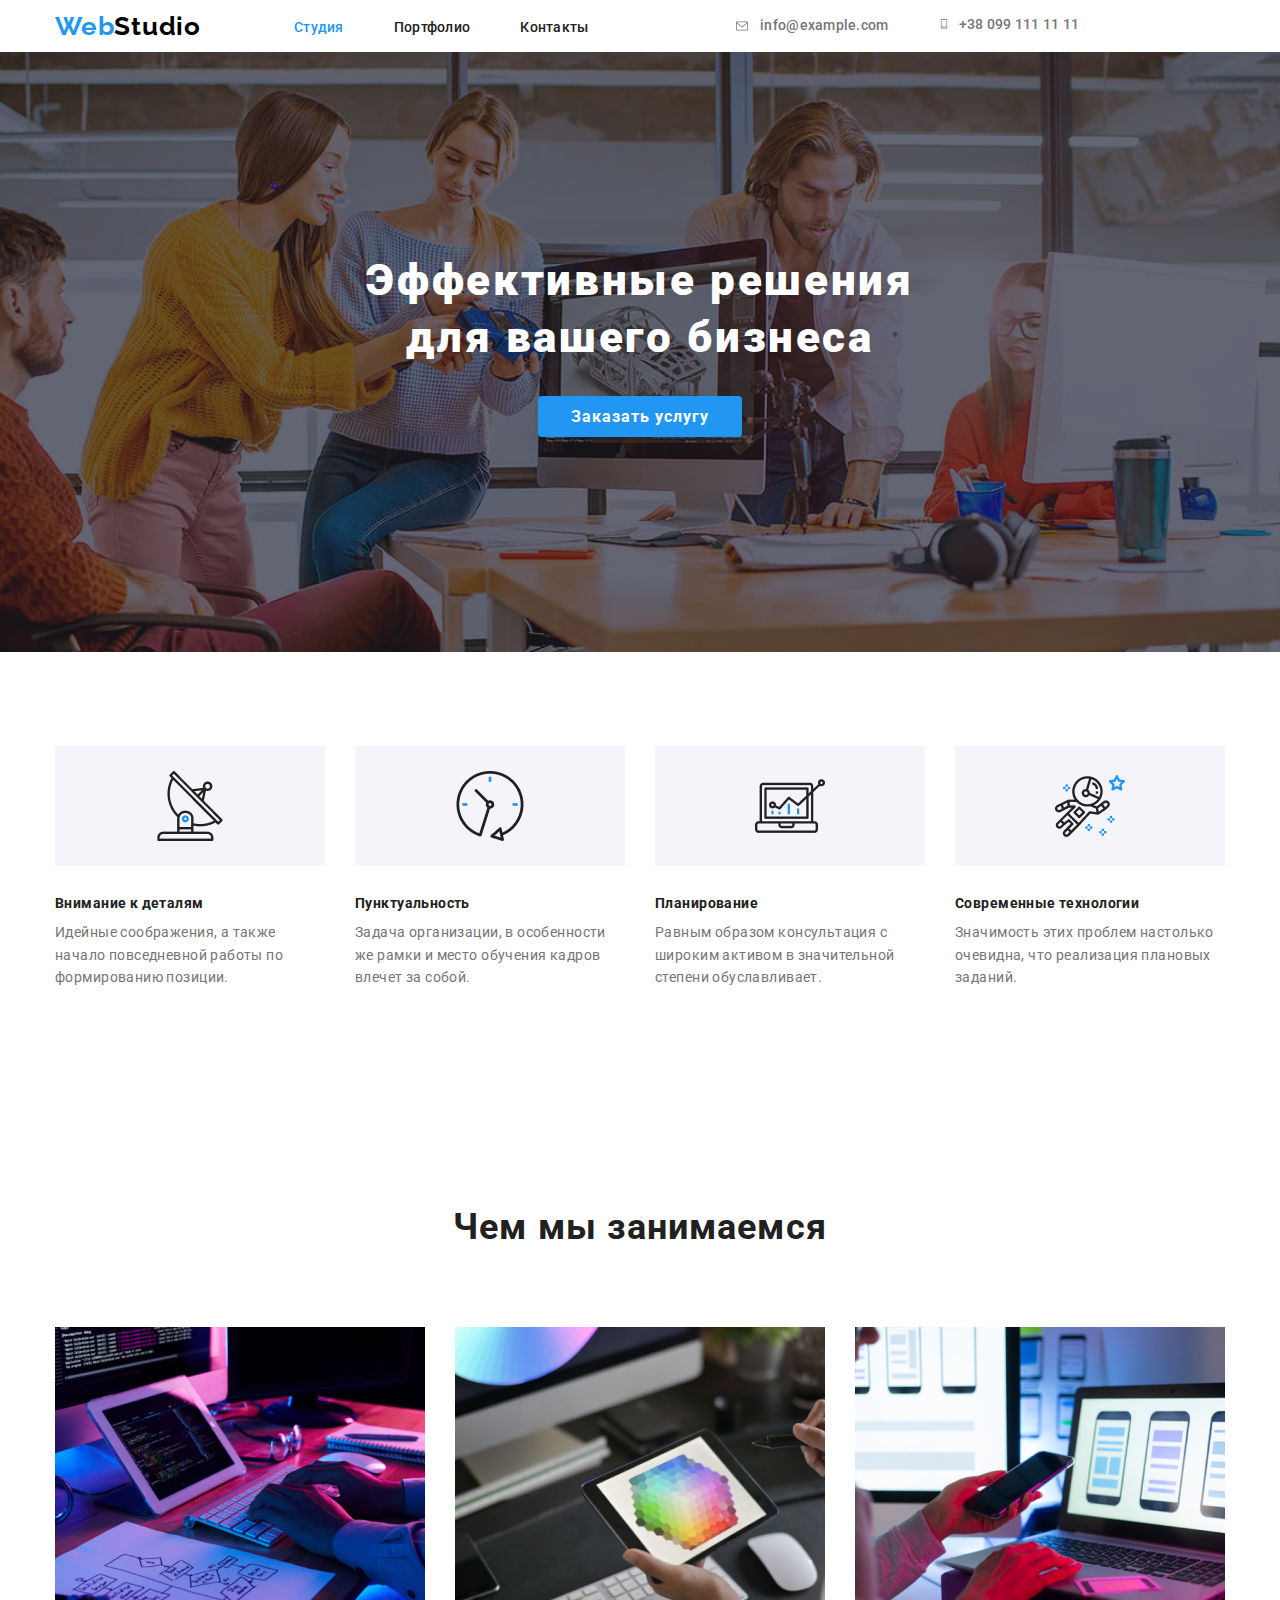
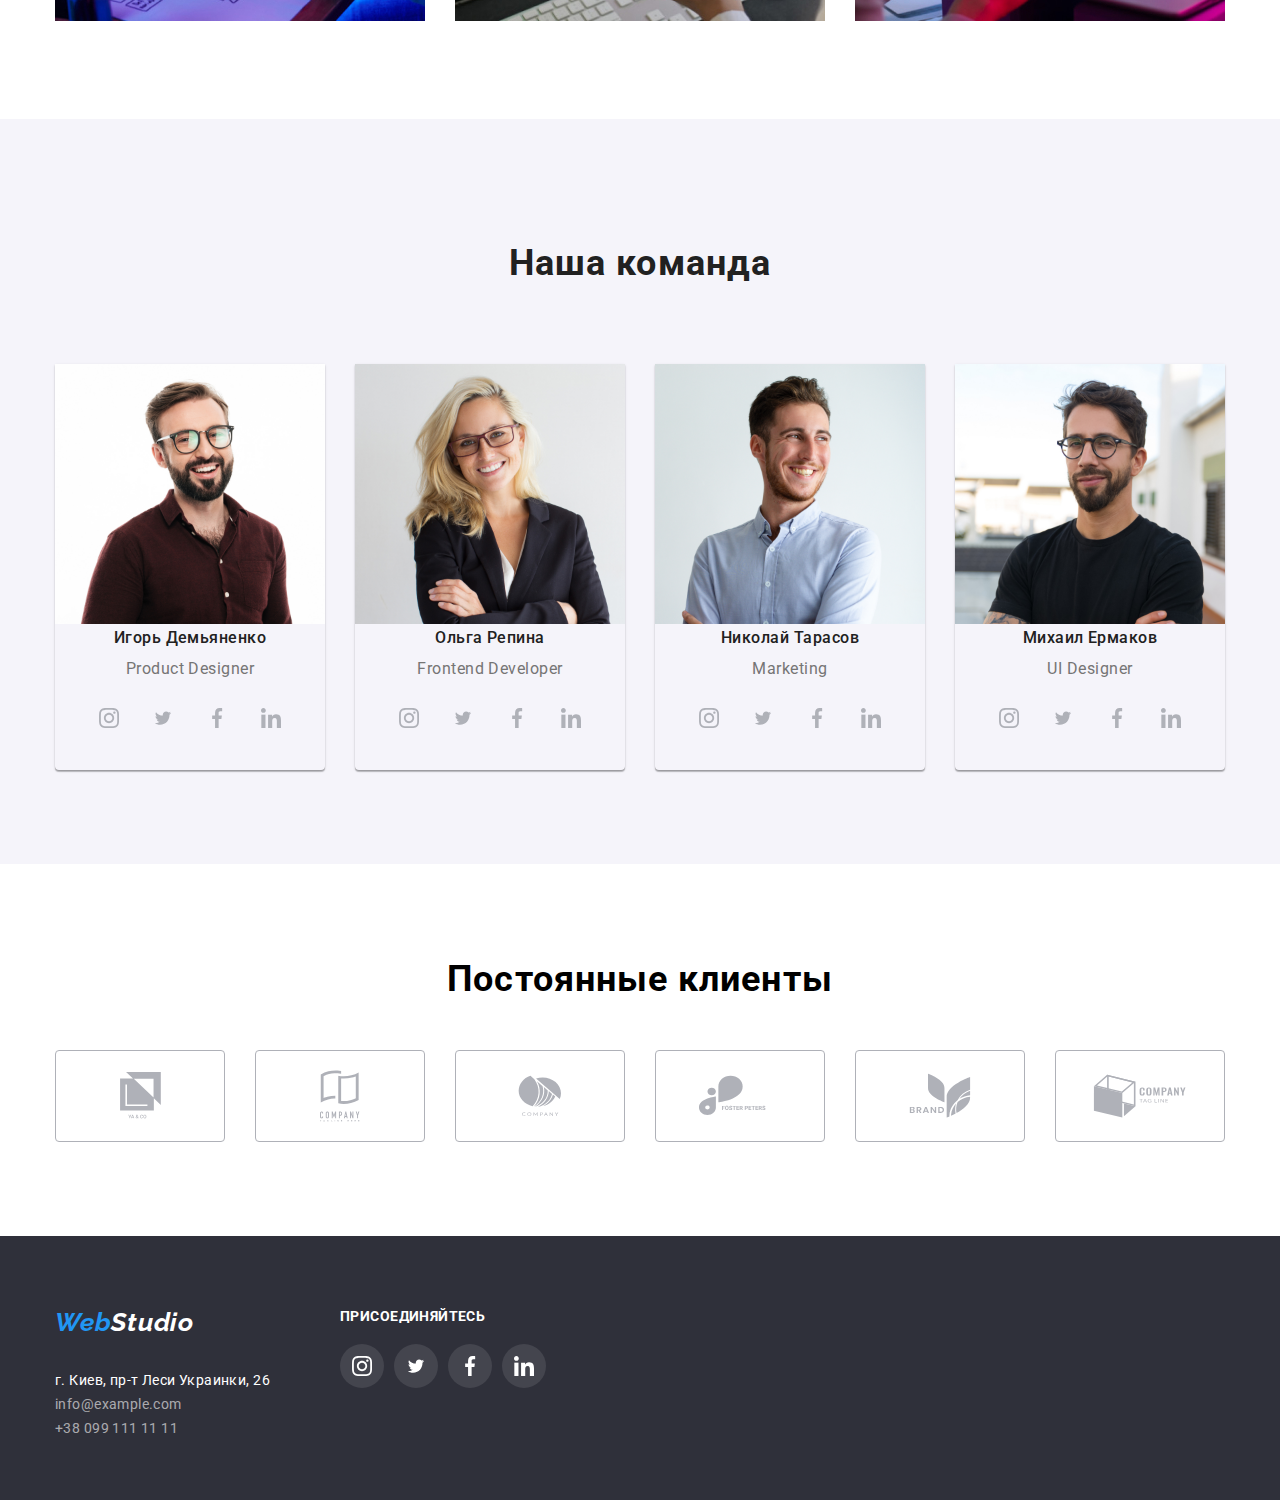
<file: index.html>
<!DOCTYPE html>
<html lang="en">
<head>
  <meta charset="UTF-8">
  <meta http-equiv="X-UA-Compatible" content="IE=edge">
  <meta name="viewport" content="width=device-width, initial-scale=1.0">
  <title>Document</title>
  <link rel="preconnect" href="https://fonts.googleapis.com">
  <link rel="preconnect" href="https://fonts.gstatic.com" crossorigin>
  <link href="https://fonts.googleapis.com/css2?family=Raleway:wght@700&family=Roboto:wght@400;500;700;900&display=swap"
    rel="stylesheet">
    <link rel="stylesheet" href="https://yarnpkg.com/en/package/normalize.css">
  <link rel="stylesheet" href="./css/styles.css">
</head>
<body>
    <!-- open header -->
  <header>
     <div class="container-header"> 
      <nav class="nav-header">
        <a href="index.html" class="logo"><span class="logo-accent">Web</span>Studio</a>
        <ul class="site-nav list">
          <li class="item"><a href="./index.html" class="link current">Студия</a></li>
          <li class="item"><a href="./portfolio.html" class="link">Портфолио</a></li>
          <li class="item"><a href="#" class="link">Контакты</a></li>
        </ul>
        <ul class="site-cont list">
          <li class="item">
            <a href="mailto:info@example.com" class="link">
              <svg class="icon mail">
                <use href="./images/symbol-defs.svg#icon-mail"></use>
              </svg>info@example.com
            </a>
          </li>
          <li class="item">
            <a href="tel:+380991111111" class="link">
              <svg class="icon phone">
                <use href="./images/symbol-defs.svg#icon-phone"></use>
              </svg>+38 099 111 11 11
            </a>
          </li>
        </ul>
      </nav>
    </div>  
  </header>
   <!-- close header -->
   
   <!-- open main -->
   <main>
     <section class="hero">
       <div class="bg-hero">
         <h1 class="hero-title">Эффективные решения<br> для вашего бизнеса</h1>
         <button type="button" class="button order">Заказать услугу</button>
       </div>
     </section>
    <section class="section">
       <div class="container"> 
        <ul class="about-list list">
          <li class="item one">
            <h3 class="title">Внимание к деталям</h3>
            <p class="description">Идейные соображения, а также начало повседневной работы по формированию позиции.</p>
          </li>
          <li class="item two">
            <h3 class="title">Пунктуальность</h3>
            <p class="description">Задача организации, в особенности же рамки и место обучения кадров влечет за собой.</p>
          </li>
          <li class="item three">
            <h3 class="title">Планирование</h3>
            <p class="description">Равным образом консультация с широким активом в значительной степени обуславливает.</p>
          </li>
          <li class="item four">
            <h3 class="title">Современные технологии</h3>
            <p class="description">Значимость этих проблем настолько очевидна, что реализация плановых заданий.</p>
          </li>
          </ul>
        </div> 
        <div class="container"> 
          <h2 class="title-center">Чем мы занимаемся</h2>
          <ul class="work-list list">
            <li class="item"><a href="#"><img src="./images/img1.jpg" width="370" alt="desktop" class="link"></a></li>
            <li class="item"><a href="#"><img src="./images/img2.jpg" width="370" alt="smartphone" class="link"></a></li>
            <li class="item"><a href="#"><img src="./images/img3.jpg" width="370" alt="tablet" class="link"></a></li>
          </ul>
           </div> 
        </section>
        <section class="section-team">
          <div class="container"> 
            <h2 class="title-center">Наша команда</h2>
            <ul class="team list">
              <li class="item">            
                  <img src="./images/p1.jpg" width="270" alt="man1">
                  <h3 class="title">Игорь Демьяненко</h3>
                  <p class="description">Product Designer</p>
                  <ul class="list-icon">
                    <li class="icon">
                        <svg width="20" height="20">
                          <use href="./images/symbol-defs.svg#icon-instagram"></use>
                        </svg> 
                    </li>
                    <li class="icon">                    
                        <svg width="20" height="16.25">
                          <use href="./images/symbol-defs.svg#icon-twitter"></use>
                        </svg>                 
                    </li>
                    <li class="icon">                     
                        <svg width="20" height="20">
                          <use href="./images/symbol-defs.svg#icon-facebook"></use>
                        </svg>                  
                    </li>
                    <li class="icon">                    
                        <svg width="20" height="20">
                          <use href="./images/symbol-defs.svg#icon-linkedin"></use>
                        </svg>                     
                    </li>
                  </ul>                
              </li>
              <li class="item">                
                  <img src="./images/p2.jpg" width="270" alt="gerl">
                  <h3 class="title">Ольга Репина</h3>
                  <p class="description">Frontend Developer</p>
                  <ul class="list-icon">
                    <li class="icon">
                      <svg width="20" height="20">
                        <use href="./images/symbol-defs.svg#icon-instagram"></use>
                      </svg>
                    </li>
                    <li class="icon">
                      <svg width="20" height="16.25">
                        <use href="./images/symbol-defs.svg#icon-twitter"></use>
                      </svg>
                    </li>
                    <li class="icon">
                      <svg width="20" height="20">
                        <use href="./images/symbol-defs.svg#icon-facebook"></use>
                      </svg>
                    </li>
                    <li class="icon">
                      <svg width="20" height="20">
                        <use href="./images/symbol-defs.svg#icon-linkedin"></use>
                      </svg>
                    </li>
                  </ul>              
              </li>
              <li class="item">    
                  <img src="./images/p3.jpg" width="270" alt="man2">
                  <h3 class="title">Николай Тарасов</h3>
                  <p class="description">Marketing</p>
                <ul class="list-icon">
                  <li class="icon">
                    <svg width="20" height="20">
                      <use href="./images/symbol-defs.svg#icon-instagram"></use>
                    </svg>
                  </li>
                  <li class="icon">
                    <svg width="20" height="16.25">
                      <use href="./images/symbol-defs.svg#icon-twitter"></use>
                    </svg>
                  </li>
                  <li class="icon">
                    <svg width="20" height="20">
                      <use href="./images/symbol-defs.svg#icon-facebook"></use>
                    </svg>
                  </li>
                  <li class="icon">
                    <svg width="20" height="20">
                      <use href="./images/symbol-defs.svg#icon-linkedin"></use>
                    </svg>
                  </li>
                </ul>              
              </li>
              <li class="item">              
                  <img src="./images/p4.jpg" width="270" alt="man3">
                  <h3 class="title">Михаил Ермаков</h3>
                  <p class="description">UI Designer</p>
                  <ul class="list-icon">
                    <li class="icon">
                      <svg width="20" height="20">
                        <use href="./images/symbol-defs.svg#icon-instagram"></use>
                      </svg>
                    </li>
                    <li class="icon">
                      <svg width="20" height="16.25">
                        <use href="./images/symbol-defs.svg#icon-twitter"></use>
                      </svg>
                    </li>
                    <li class="icon">
                      <svg width="20" height="20">
                        <use href="./images/symbol-defs.svg#icon-facebook"></use>
                      </svg>
                    </li>
                    <li class="icon">
                      <svg width="20" height="20">
                        <use href="./images/symbol-defs.svg#icon-linkedin"></use>
                      </svg>
                    </li>
                  </ul>              
              </li>
            </ul>
          </div> 
        </section>
        <section>
          <div class="container">
            <h2 class="title-clients">Постоянные клиенты</h2>
            <ul class="list clients">
              <li class="item">
                <svg width="41" height="46.7">
                  <use href="./images/sprite.svg#icon-group"></use>
                </svg>
              </li>
              <li class="item">
                <svg width="40" height="52">
                  <use href="./images/sprite.svg#icon-group-1"></use>
                </svg>
              </li>
              <li class="item">
                <svg width="43.46" height="41.18">
                  <use href="./images/sprite.svg#icon-group-2"></use>
                </svg>
              </li>
              <li class="item">
                <svg width="84.44" height="40.62">
                  <use href="./images/sprite.svg#icon-group-3"></use>
                </svg>
              </li>
              <li class="item">
                <svg width="62.54" height="45.3">
                  <use href="./images/sprite.svg#icon-group-4"></use>
                </svg>
              </li>
              <li class="item">
                <svg width="93.79" height="43.93">
                  <use href="./images/sprite.svg#icon-group-5"></use>
                </svg>
              </li>
            </ul>
          </div>
        </section>
      </div> 
    </main>
   <!-- close main -->
  
   <!-- open footer -->
  <footer class="footer">
    <address>
      <div class="container adress"> 
        <div class="contact-footer">
          <a href="index.html" class="logo-footer"><span class="logo-web">Web</span>Studio</a>
          <ul class="list">
            <li>г. Киев, пр-т Леси Украинки, 26</li>
            <li><a href="mailto:info@example.com" class="link">info@example.com</a></li>
            <li><a href="tel:+380991111111" class="link">+38 099 111 11 11</a></li>
          </ul>
        </div>
        <div clas="social-footer">
          <div class="join">Присоединяйтесь</div>
          <ul class="list-icon social">
            <li class="icon">
              <svg width="20" height="20">
                <use href="./images/symbol-defs.svg#icon-instagram"></use>
              </svg>
            </li>
            <li class="icon">
              <svg width="20" height="16.25">
                <use href="./images/symbol-defs.svg#icon-twitter"></use>
              </svg>
            </li>
            <li class="icon">
              <svg width="20" height="20">
                <use href="./images/symbol-defs.svg#icon-facebook"></use>
              </svg>
            </li>
            <li class="icon">
              <svg width="20" height="20">
                <use href="./images/symbol-defs.svg#icon-linkedin"></use>
              </svg>
            </li>
          </ul>
        </div>
    </div> 
    </address>
  </footer>
   <!-- close footer -->
</body>
</html>
</file>
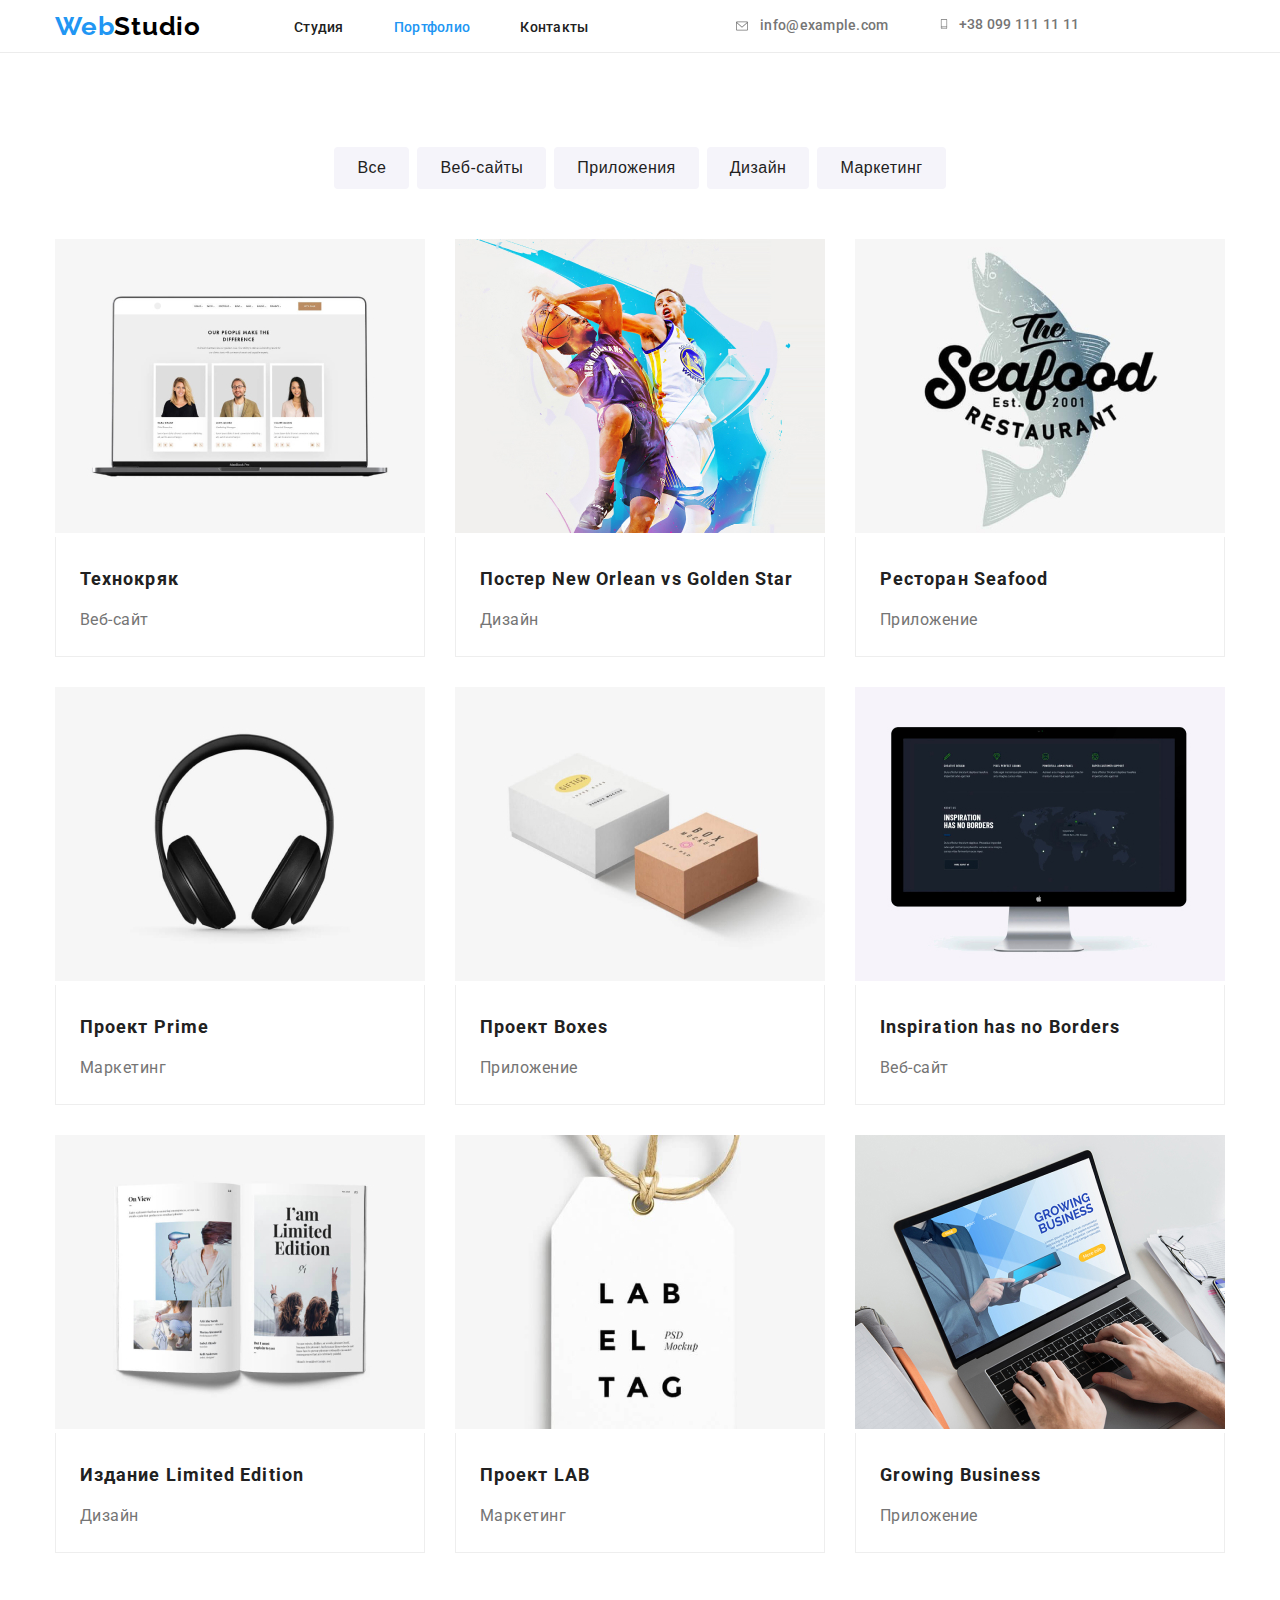
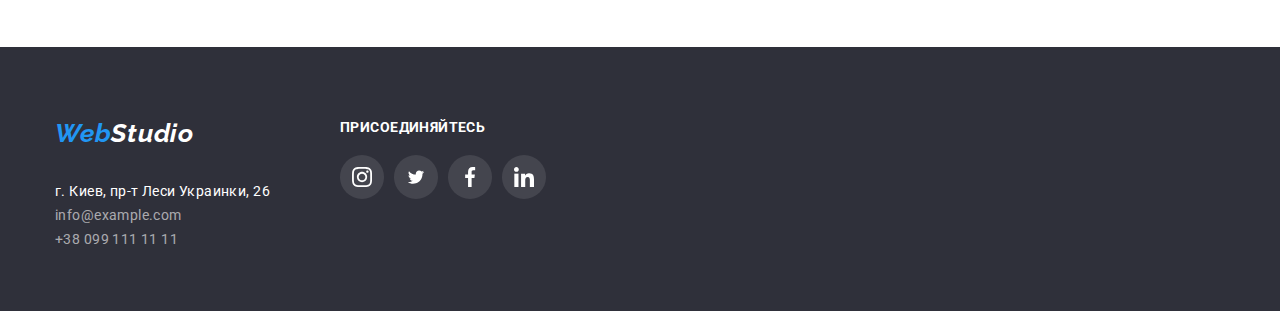
<file: portfolio.html>
<!DOCTYPE html>
<html lang="en">
<head>
  <meta charset="UTF-8">
  <meta http-equiv="X-UA-Compatible" content="IE=edge">
  <meta name="viewport" content="width=device-width, initial-scale=1.0">
  <title>Document</title>
  <link rel="preconnect" href="https://fonts.googleapis.com">
  <link rel="preconnect" href="https://fonts.gstatic.com" crossorigin>
  <link href="https://fonts.googleapis.com/css2?family=Raleway:wght@700&family=Roboto:wght@400;500;700;900&display=swap"
    rel="stylesheet">
  <link rel="stylesheet" href="https://yarnpkg.com/en/package/normalize.css">
  <link rel="stylesheet" href="./css/styles.css">
  </head>
  <body>
    <header class="header">
      <div class="container-header">
        <nav class="nav-header">
          <a href="index.html" class="logo"><span class="logo-accent">Web</span>Studio</a>
          <ul class="site-nav list">
            <li class="item"><a href="./index.html" class="link">Студия</a></li>
            <li class="item"><a href="./portfolio.html" class="link current" class="link">Портфолио</a></li>
            <li class="item"><a href="#" class="link">Контакты</a></li>
          </ul>
          <ul class="site-cont list">
            <li class="item">
              <a href="mailto:info@example.com" class="link">
                <svg class="icon mail">
                  <use href="./images/symbol-defs.svg#icon-mail"></use>
                </svg>info@example.com
              </a>
            </li>
            <li class="item">
              <a href="tel:+380991111111" class="link">
                <svg class="icon phone">
                  <use href="./images/symbol-defs.svg#icon-phone"></use>
                </svg>+38 099 111 11 11
              </a>
            </li>
          </ul>
          </nav>
          </div>
          </header>
    <main>
      <section class="section">
         <div class="container"> 
          <ul class="filter list">
            <li class="item"><button type="button" class="button secondary">Все</button></li>
            <li class="item"><button type="button" class="button primary">Веб-сайты</button></li>
            <li class="item"><button type="button" class="button primary">Приложения</button></li>
            <li class="item"><button type="button" class="button primary">Дизайн</button></liu>
            <li class="item"><button type="button" class="button primary">Маркетинг</button></li>
          </ul>
          <ul class="work-filter list">
            <a href="#" class="link">
              <li class="item"><img src="./images/1.jpg" alt="tehnokryak" width="370">
                <div class="td">
                  <h3 class="title">Технокряк</h3>
                  <p class="desription">Веб-сайт</p>
                </div>
              </li>
            </a>
            <a href="#" class="link"> 
              <li class="item"><img src="./images/2.jpg" alt="poster" width="370">
                <div class="td">
                  <h3 class="title">Постер New Orlean vs Golden Star</h3>
                  <p class="desription">Дизайн</p>
                </div>
              </li>
            </a>
            <a href="#" class="link">
              <li class="item"><img src="./images/3.jpg" alt="restourant" width="370">
                <div class="td">
                  <h3 class="title">Ресторан Seafood</h3>
                  <p class="desription">Приложение</p>
                </div>
              </li>
            </a>
            <a href="#" class="link">
              <li class="item"><img src="./images/4.jpg" alt="prime" width="370">
                <div class="td">
                  <h3 class="title">Проект Prime</h3>
                  <p class="desription">Маркетинг</p>
                </div>
              </li>
            </a>
            <a href="#" class="link">
              <li class="item"><img src="./images/5.jpg" alt="boxes" width="370">
                <div class="td">
                  <h3 class="title">Проект Boxes</h3>
                  <p class="desription">Приложение</p>
                </div>
              </li>
            </a>
            <a href="#" class="link">
              <li class="item"><img src="./images/6.jpg" alt="borders" width="370">
                <div class="td">
                  <h3 class="title">Inspiration has no Borders</h3>
                  <p class="desription">Веб-сайт</p>
                </div>
              </li>
            </a>
            <a href="#" class="link">
              <li class="item"><img src="./images/7.jpg" alt="limited edition" width="370" >
                <div class="td">
                  <h3 class="title">Издание Limited Edition</h3>
                  <p class="desription">Дизайн</p>
                </div>
              </li>
            </a>
            <a href="#" class="link">
              <li class="item"><img src="./images/8.jpg" alt="lab" width="370">
                <div class="td">
                  <h3 class="title">Проект LAB</h3>
                  <p class="desription">Маркетинг</p>
                </div>
              </li>
            </a>
            <a href="#" class="link">
              <li class="item"><img src="./images/9.jpg" alt="business" width="370">
                <div class="td">
                  <h3 class="title">Growing Business</h3>
                  <p class="desription">Приложение</p>
                </div>
              </li>
            </a>
          </ul>
         </div> 
      </section>
    </main>
    <!-- open footer -->
    <footer class="footer">
      <address>
        <div class="container adress">
          <div class="contact-footer">
            <a href="index.html" class="logo-footer"><span class="logo-web">Web</span>Studio</a>
            <ul class="list">
              <li>г. Киев, пр-т Леси Украинки, 26</li>
              <li><a href="mailto:info@example.com" class="link">info@example.com</a></li>
              <li><a href="tel:+380991111111" class="link">+38 099 111 11 11</a></li>
            </ul>
          </div>
          <div clas="social-footer">
            <div class="join">Присоединяйтесь</div>
            <ul class="list-icon social">
              <li class="icon">
                <svg width="20" height="20">
                  <use href="./images/symbol-defs.svg#icon-instagram"></use>
                </svg>
              </li>
              <li class="icon">
                <svg width="20" height="16.25">
                  <use href="./images/symbol-defs.svg#icon-twitter"></use>
                </svg>
              </li>
              <li class="icon">
                <svg width="20" height="20">
                  <use href="./images/symbol-defs.svg#icon-facebook"></use>
                </svg>
              </li>
              <li class="icon">
                <svg width="20" height="20">
                  <use href="./images/symbol-defs.svg#icon-linkedin"></use>
                </svg>
              </li>
            </ul>
          </div>
        </div>
      </address>
    </footer>
    <!-- close footer -->
  </body>   
</html>
</file>
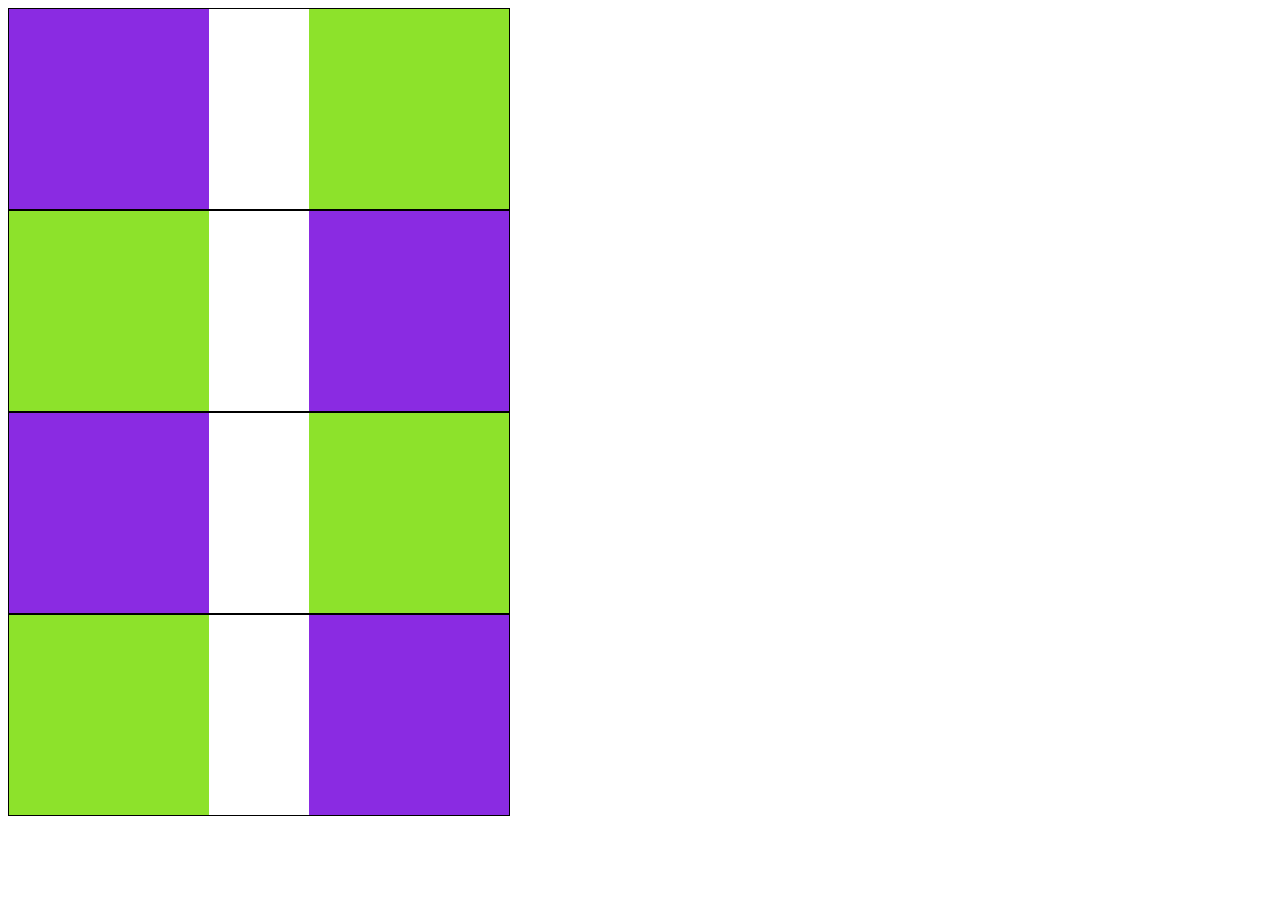
<file: css/pr.html>
<!DOCTYPE html>
<html lang="en">
<head>
    <meta charset="UTF-8">
    <meta http-equiv="X-UA-Compatible" content="IE=edge">
    <meta name="viewport" content="width=device-width, initial-scale=1.0">
    <title>Document</title>
</head>
<body>
    <style>
         
.wrapper{
    display:flex;
    width: 500px;
    background-color: rgb(255, 255, 255);
    border: 1px solid black;
    
}
.cont{
    width: 200px;
    height: 200px;
    background-color: blueviolet;
}
.conter{
    width: 200px;
    height: 200px;
    background-color: rgb(141, 226, 43);
}

.wrapper:nth-child(2n){
    flex-direction: row-reverse;
}


.main .wrapper:nth-child(2n+1) .cont{
margin-right: 100px;
}
.main .wrapper:nth-child(2n) .cont{
margin-left: 100px;
}

         
    </style>
    <div class="main">
    <div class="wrapper">
        <div class="cont"></div>
        <div class="conter"></div>
    </div>
    <div class="wrapper">
        <div class="cont"></div>
        <div class="conter"></div>
    </div>
    <div class="wrapper">
        <div class="cont"></div>
        <div class="conter"></div>
    </div>
    <div class="wrapper">
        <div class="cont"></div>
        <div class="conter"></div>
    </div>
    </div>
</body>
</html>
</file>
<file: css/styles.css>
/*цвет основного текста #212121 
вторичный цвет #757575
белый #FFFFFF
акцент #2196F3
цвет адресса футер почта, телефон color: rgba(255, 255, 255, 0.6);
лого хадр #2196F3 #000000
лого футер #2196F3  #000000
*/

/* цвет фона
основной #E5E5E5
вторичный #F5F4FA
*/



html{
    box-sizing: border-box;
}

*,
*::before,
*::after{
    box-sizing: inherit;
}

:root{
    --primary-text-color:#212121;
    --second-text-color:#757575;
    --accent-color:#2196F3;
    --white:#ffffff;
    --primary-button-color:#212121;
    --bg-primary-color:#F5F4FA;
    --secondary-color:#FFFFFF;
    --bg-secondary-color:#2196F3;
    --bg-buttom-color:#2196F3;
    --logo-color:#2196F3;
    --logo-total-color:#000000;
    --border-work:#EEEEEE;
    --border-header:#ECECEC;
    --bg-hero:#c4c4c4;
    --color-icon:#afb1b8;
}

body{
    background-color:var(--white);
    font-family: Roboto, sans-serif;
    margin: 0 auto;
}
.list{
    list-style: none;
    padding: 0;
    margin: 0;
}

.link{
    text-decoration: none;
}

.header{
    border-bottom:1px solid var(--border-header);
}

/* logo */

.logo{
    color: var(--logo-total-color);
    font-family: Raleway, sans-serif;
    letter-spacing: 0.03em;
    font-weight: 700;
    font-size: 26px;
    line-height: 2;
    text-decoration: none;
}

.logo .logo-accent{
    color:var(--logo-color);
}

/* навигация начало */

.site-nav{
    display: flex;
    margin-left: 93px;
}

.site-nav .item:not(:last-child){
    margin-right: 50px;
}


.site-nav .link{
    padding-top: 32px;
    padding-bottom: 32px;
    color: var(--primary-text-color) ;
    letter-spacing: 0.02em;
    font-weight: 500;
    font-size: 14px;
    line-height: 1.06;
    
}
.site-nav .link:hover, 
.site-nav .link:focus{
    color:var(--accent-color);
}

.site-cont{
    display: flex;
    list-style: none;
    margin: 0 auto;
    align-items: center;

}

.site-cont .item +.item{
    margin-left: 50px;
}

.site-cont .link{
    display: inline-flex;
    color: var(--second-text-color);
    font-weight: 500;
    font-size: 14px;
    line-height: 1.06;
    letter-spacing: 0.02em;
    align-items: center;
}

.site-cont .link:hover,
.site-cont .link:focus{
    color: var(--accent-color);
}

.site-cont .icon{
    margin-right: 10px;
 
}

.site-cont .mail{
    width: 16px;
    height: 12px;
    fill: currentColor;
    margin-right: 10px;
}
.site-cont .phone {
    width: 10px;
    height: 16px;
    fill:currentColor;
}


.nav-header{
    display: flex;
    align-items: center;
}


}

/* навигация конец */

/* button open */

.button{
    cursor: pointer;
    border-radius: 4px;
    padding: 6px 22px;
    display: inline-block;
    border:1px solid transparent ;
}

.button.order{
    font-family: -apple-system, BlinkMacSystemFont, 'Segoe UI', 
    Roboto, Oxygen, Ubuntu, Cantarell, 'Open Sans', 
    'Helvetica Neue', sans-serif;
    font-size: 16px;
    font-weight: 700;
    letter-spacing: 0.06em;
    background-color: var(--accent-color);
    color:var(--white);
    padding: 10px 32px;
    min-width: 200px;
    cursor: pointer;
    box-shadow: 0px 4px 4px rgba(0, 0, 0, 0.15);
    border-radius: 4px;
    border: 1px solid transparent;
}

.button.secondary {
    color: var(--secondary-color);
    background-color: var(--bg-secondary-color);
}

.button.primary {
    color: var(--primary-button-color);
    background-color: var(--bg-primary-color);
}

.link.current {
    color: var(--accent-color);
}

/* button close */

/* section hero open */ 

.bg-hero{
    text-align: center;
    height: 600px;
    background-color: var(--bg-hero);
    background-image:linear-gradient(to right,
     rgba(47, 48, 58, 0.4),
     rgba(47, 48, 58, 0.4)),
     url(../images/hero.jpg);
    background-repeat: no-repeat;
    background-position: center;
    background-size: cover;
    margin: 0 auto;
    padding-top: 200px;
}

.hero{
    text-align: center;
}

.hero-title{
    letter-spacing: 0.06em;
    font-weight: 900;
    font-size: 44px;
    line-height: 1.3;
    margin-top: 0;
    margin-bottom: 30px;
    color: var(--secondary-color);
}

/* section hero close */

/* section */


/* about-list section */

.about-list{
    display: flex;
    list-style: none;
}

.about-list .title{
    margin: 0;
    margin-bottom: 30px;
}

.about-list .item{
    width: 270px;
}

.about-list .item::before {
    display: flex;
    content: "";
    height: 120px;
    background-color: var(--bg-primary-color);
    background-repeat: no-repeat;
    background-position: center;
    margin-bottom: 30px;
}

.about-list .one::before {
    background-image: url(../images/Group.png);
}

.about-list .two::before {
    background-image: url(../images/clock\ 1.png);
}

.about-list .three::before {
    background-image: url(../images/diagram\ 1.png);
}

.about-list .four::before {
    background-image: url(../images/astronaut\ 1.png);
}

.about-list .item +.item{
    margin-left: 30px;
}

.about-list .title{
    color:var(--primary-text-color);
    font-size: 14px;
    line-height: 1.1;
    letter-spacing: 0.03em;
    font-weight: 700;
    margin: 0%;
    margin-bottom: 10px;
}

.about-list .description {
    color: var(--second-text-color);
    font-size: 14px;
    line-height: 1.6;
    letter-spacing: 0.03em;
    margin: 0;
}

.title-center{
    color:var(--primary-text-color);
    font-size: 36px;
    line-height: 2.8;
    text-align: center;
    letter-spacing: 0.03em;
    font-weight: 700;
    margin-bottom: 50px;
    margin-top: 0;
}

.work-list{
    display: flex;
    list-style: none;
}
.work-list .item:not(:last-child){
    margin-right: 30px;
}




/* section our team */

.list-icon{
    width: 206px;
    height: 44px;
    display: flex;
    padding: 0;
    list-style: none;
    justify-content: space-between;
    margin: 0 auto;
    align-items: center;
    margin-top: 16px;
    fill: var(--color-icon);
}

.list-icon .icon{
    width: 44px;
    height: 44px;
    display: inline-flex;
    justify-content: center;
    align-items: center;
    color: currentColor;
}


.list-icon .icon:hover,
.list-icon .icon:focus{
    background-color: var(--accent-color);
    border-radius: 50%;
    fill: var(--white);
}

.team{
    display: flex;
    list-style: none;
}
.team .item:not(:last-child){
    margin-right: 30px;
}

.team .item{
    text-align: center;
    box-shadow: 0px 1px 3px rgba(0, 0, 0, 0.12),
     0px 1px 1px rgba(0, 0, 0, 0.14), 
     0px 2px 1px rgba(0, 0, 0, 0.2);
    border-radius: 0px 0px 4px 4px;
    padding-bottom: 30px;
    
}

.team .title{
        color: var(--primary-text-color);
        font-weight: 500;
        font-size: 16px;
        line-height: 1.3;
        /* identical to box height */
        letter-spacing: 0.03em;
        margin: 0 0 10px;
        padding: 0;
}

.team .description{
    font-size: 16px;
    line-height: 1.3;
    /* identical to box height */
    letter-spacing: 0.03em;
    color: var(--second-text-color);
    margin: 0;
    padding: 0;
}




/* section our comand end */


/* page portfolio */
/* open filter button */

.filter{
    display: flex;
    justify-content: center;
    list-style: none;
    margin-bottom: 50px;
}


.filter .button{
    color: var(--primary-text-color);
    background-color:var(--bg-primary-color);
    letter-spacing: 0.03em;
    font-weight: 500;
    font-size: 16px;
    line-height: 1.73;
    padding: 6px 22px;
    border-radius: 4px;
    border: 1px solid transparent;
    cursor: pointer;
}

.filter .item +.item{
    margin-left: 8px;
}

.filter .button:hover,
.filter .button:focus{
    color: var(--white);
    background-color: var(--bg-secondary-color);
}

/* filter button end */

/* open work filter */

.work-filter{
    display: flex;
    flex-wrap: wrap;
    list-style: none;
}



.work-filter .td{
    padding: 20px 24px;
    border-bottom: 1px solid var(--border-work);
    border-right: 1px solid var(--border-work);
    border-left: 1px solid  var(--border-work);
  
}

.work-filter .link{
    width: 370px;
    margin-right: 30px;
    margin-bottom: 30px;
    text-align: left;
    
}
.work-filter .link:hover,
.work-filter .link:focus{
    box-shadow: 0px 1px 1px rgba(0, 0, 0, 0.12),
    0px 4px 4px rgba(0, 0, 0, 0.06),
    1px 4px 6px rgba(0, 0, 0, 0.16);
}

.work-filter .link:nth-child(3n){
    margin-right:0;
}

.work-filter .link:nth-last-child(-n+3){
    margin-bottom: 0;
}

.work-filter .title {
    padding: 0;
    margin: 0 0 4px 0;
    /* margin: 20px 24px 4px 24px; */
    font-weight: 700;
    letter-spacing: 0.06em;
    color: var(--primary-text-color);
    font-size: 18px;
    line-height: 2.4;
   
}

.work-filter .desription {
    /* margin: 0 24px 20px 24px; */
    margin: 0;
    padding: 0;
    letter-spacing: 0.03em;
    color: var(--second-text-color);
    font-size: 16px;
    line-height: 2;
}

/* header open */

 .container-header{ 
    width: 1200px;
    margin: 0 auto;
    padding-left: 15px;
    padding-right: 15px;

}
 
.container{
    width: 1200px;
    margin: 0 auto;
    padding-top: 94px;
    padding-bottom: 94px;
    padding-left: 15px;
    padding-right: 15px;
  

}

.section-team{
    background-color: var(--bg-primary-color);
}



/* clients */

.clients {
    display: flex;
    justify-content: space-between;

}

.title-clients{
    font-family: 'Roboto';
    font-style: normal;
    font-weight: 700;
    font-size: 36px;
    line-height: 42px;
    text-align: center;
    letter-spacing: 0.03em;
    text-align: center;
    margin: 0;
    padding: 0;
    margin-bottom: 50px;
}
   .clients .item{
    width: 170px;
    height: 92px;
    display: inline-flex;
    align-items: center;
    justify-content: center;
    border: 1px solid var(--color-icon);
    border-radius: 4px;
    fill: var(--color-icon);  
}

.clients .item:hover{
    fill: var(--accent-color);
    border: 1px solid var(--accent-color);

}

.footer{
   background-color: #2F303A;
   color: var();
    
}

.adress{
    display: flex;
    padding: 60px 15px;
}

.contact-footer{
    margin-right: 70px;
}

.contact-footer .link{
    font-family: 'Roboto';
        font-style: normal;
        font-weight: 400;
        font-size: 14px;
        line-height: 24px;
        /* or 171% */
        letter-spacing: 0.03em;
        color: rgba(255, 255, 255, 0.6);
}

.contact-footer li{
    font-family: 'Roboto';
        font-style: normal;
        font-weight: 400;
        font-size: 14px;
        line-height: 24px;
        /* or 171% */
        letter-spacing: 0.03em;
        color: #FFFFFF;
}

.logo-footer{
    display: inline-block;
    color: var(--white);
    font-family: 'Raleway', 'sans-serif';
    letter-spacing: 0.03em;
    font-weight: 700;
    font-size: 26px;
    line-height: 2;
    text-decoration: none;
    margin-bottom: 20px;
}

.logo-footer .logo-web{
   color: var(--accent-color);
}

.join{
    font-family: 'Roboto';
        font-style: normal;
        font-weight: 700;
        font-size: 14px;
        line-height: 16px;
        letter-spacing: 0.03em;
        text-transform: uppercase;
        margin-top: 12px;
        color: #FFFFFF;
}


.social { 
    margin-top: 20px;
    fill:var(--white);
}

.social .icon {
    color: currentColor;
    background: rgba(255, 255, 255, 0.1);
    border-radius: 50%;
}


.list-icon .icon:hover,
.list-icon .icon:focus {
    background-color: var(--accent-color);
    border-radius: 50%;
    fill: var(--white);
}
</file>
